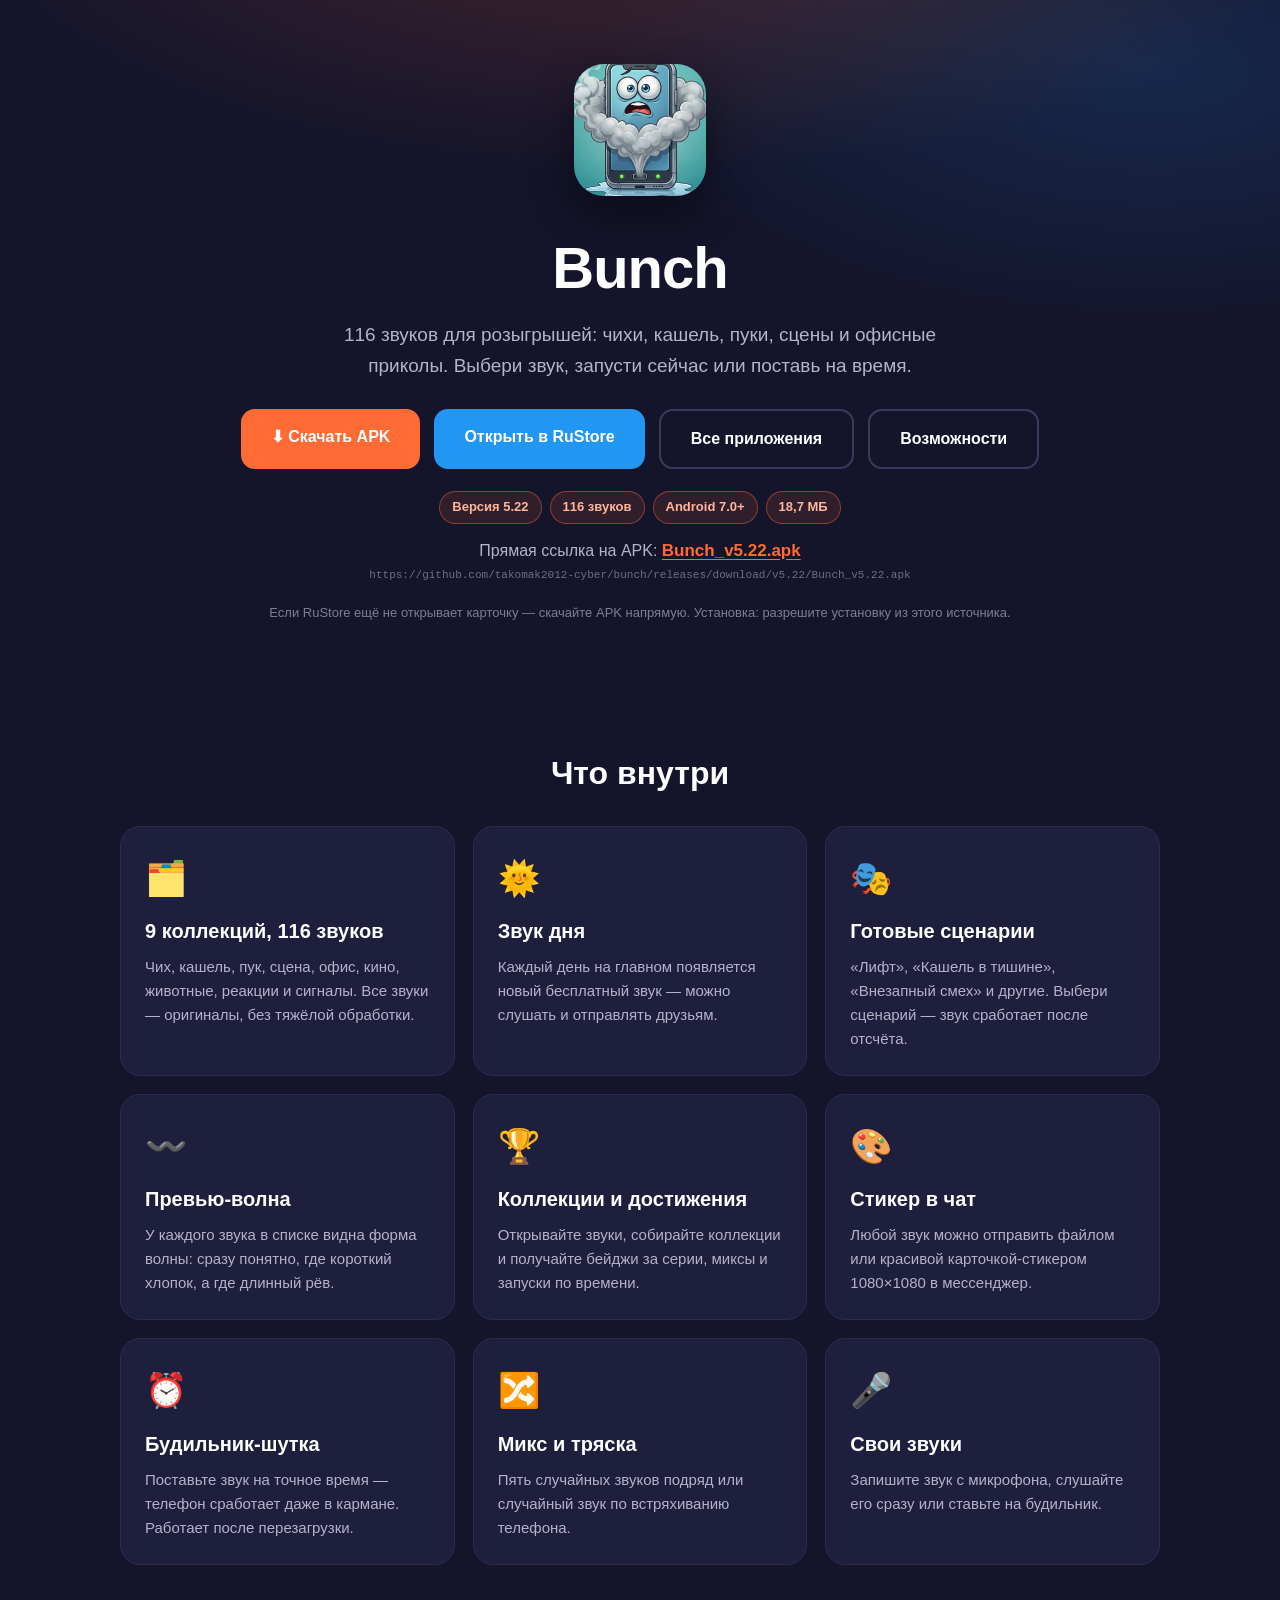
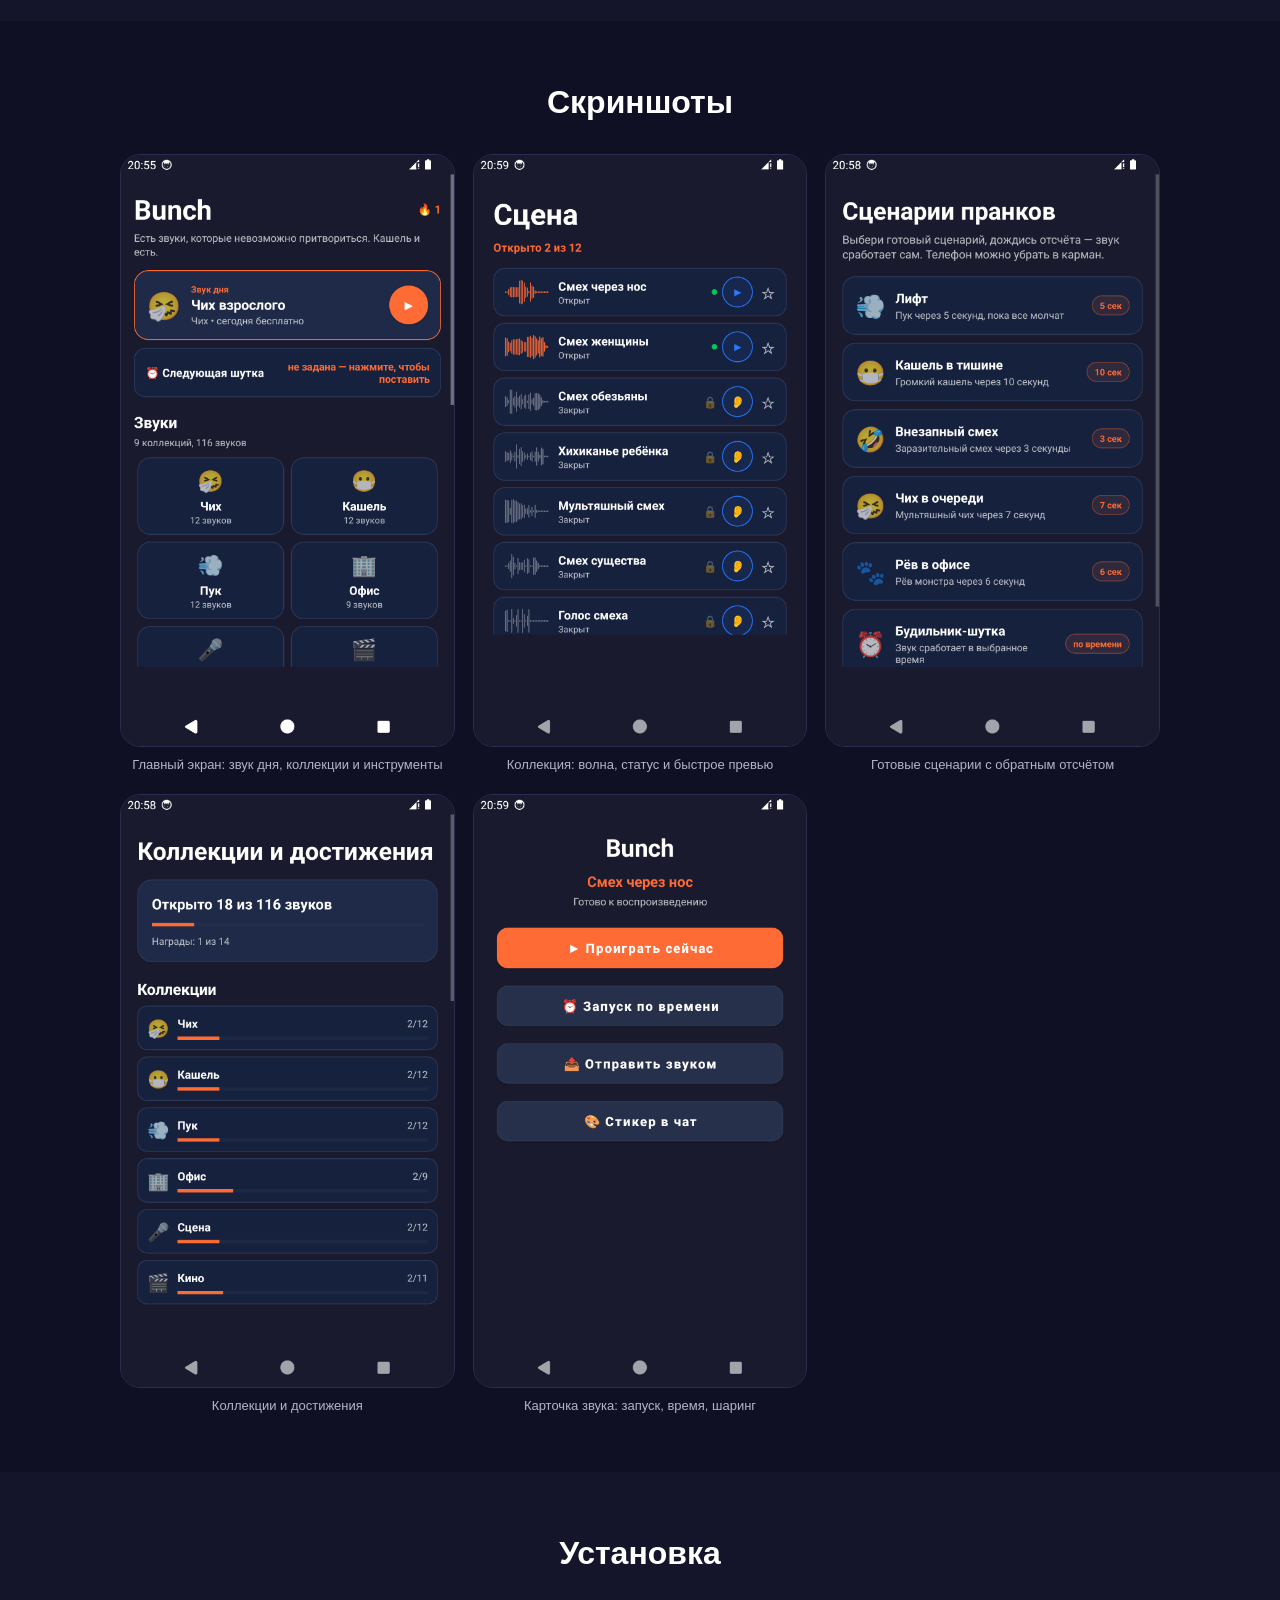
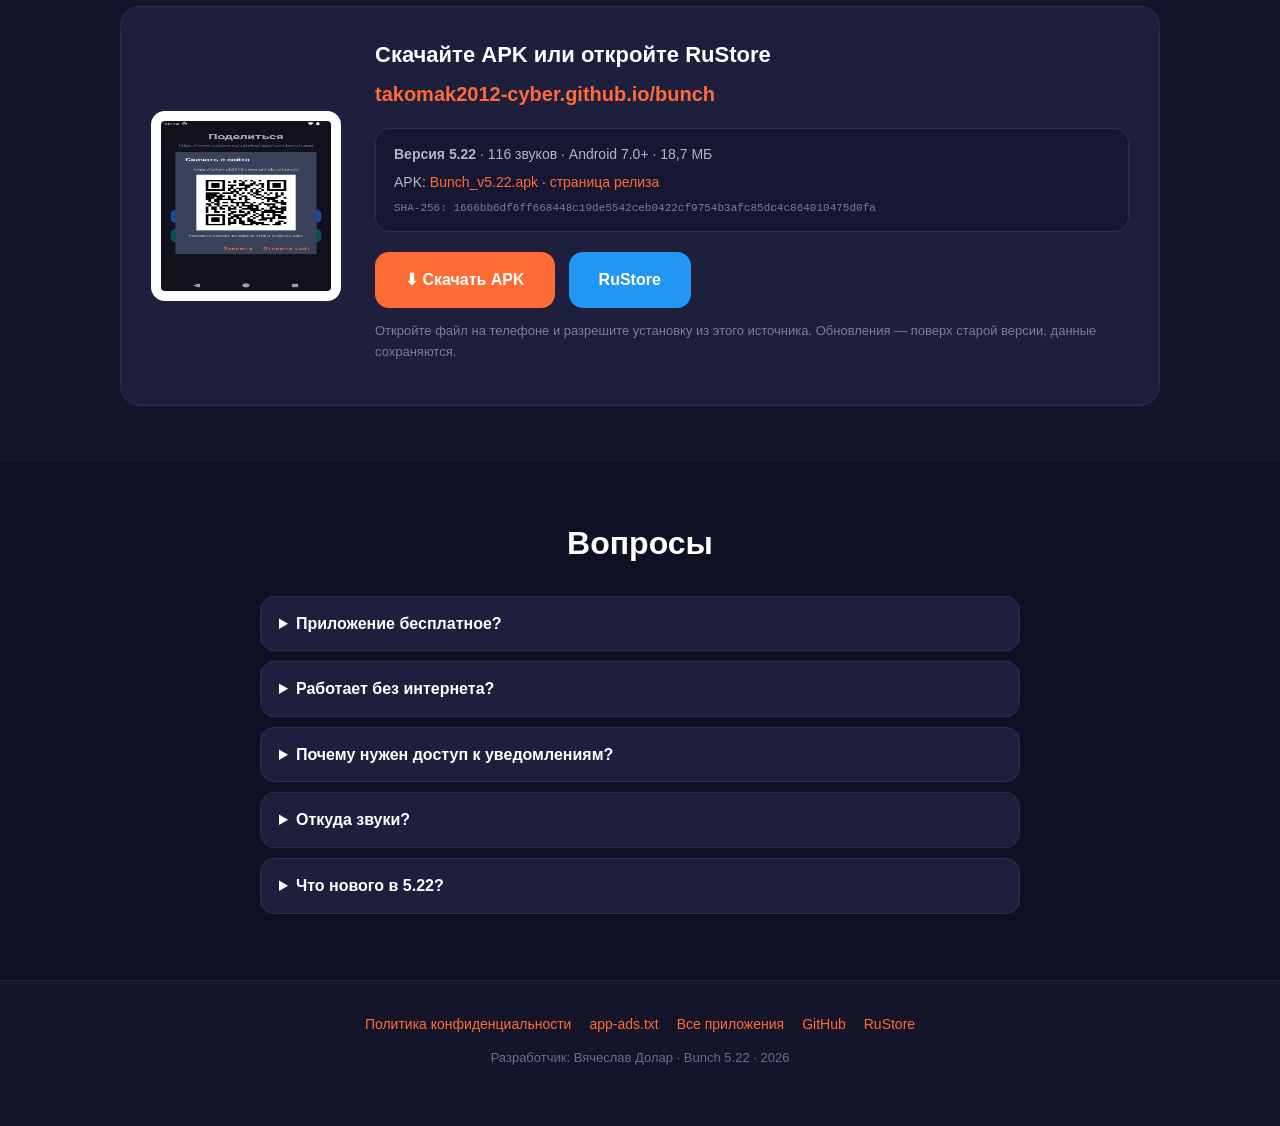
<file: index.html>
<!DOCTYPE html>
<html lang="ru">
<head>
<meta charset="utf-8">
<meta name="viewport" content="width=device-width, initial-scale=1">
<title>Bunch — 116 звуков для розыгрышей</title>
<meta name="description" content="Bunch — 116 звуков для розыгрышей: чихи, кашель, пуки, сцены и офисные приколы. Готовые сценарии пранка, звук дня, будильник-шутка, коллекции и достижения.">
<link rel="icon" href="images/icon.png">
<link rel="stylesheet" href="style.css">
<meta property="og:title" content="Bunch — 116 звуков для розыгрышей">
<meta property="og:description" content="116 звуков, готовые сценарии пранка, звук дня и будильник-шутка. Скачать бесплатно.">
<meta property="og:image" content="images/icon.png">
</head>
<body>

<header class="hero">
  <div class="wrap">
    <img class="hero-icon" src="images/icon.png" alt="Иконка Bunch">
    <h1>Bunch</h1>
    <p class="tagline">116 звуков для розыгрышей: чихи, кашель, пуки, сцены и офисные приколы. Выбери звук, запусти сейчас или поставь на время.</p>

    <div class="cta">
      <a class="btn btn-primary" href="https://github.com/takomak2012-cyber/bunch/releases/download/v5.22/Bunch_v5.22.apk">⬇ Скачать APK</a>
      <a class="btn btn-store" href="https://www.rustore.ru/catalog/app/com.bunch.app">Открыть в RuStore</a>
      <a class="btn btn-ghost" href="https://takomak2012-cyber.github.io">Все приложения</a>
      <a class="btn btn-ghost" href="#features">Возможности</a>
    </div>

    <p class="hero-badges">
      <span class="badge">Версия 5.22</span>
      <span class="badge">116 звуков</span>
      <span class="badge">Android 7.0+</span>
      <span class="badge">18,7 МБ</span>
    </p>

    <p class="direct-link">Прямая ссылка на APK:
      <a href="https://github.com/takomak2012-cyber/bunch/releases/download/v5.22/Bunch_v5.22.apk">Bunch_v5.22.apk</a>
    </p>
    <p class="direct-url">https://github.com/takomak2012-cyber/bunch/releases/download/v5.22/Bunch_v5.22.apk</p>
    <p class="direct-hint">Если RuStore ещё не открывает карточку — скачайте APK напрямую. Установка: разрешите установку из этого источника.</p>
  </div>
</header>

<section class="section" id="features">
  <div class="wrap">
    <h2>Что внутри</h2>
    <div class="grid">
      <div class="card">
        <div class="card-emoji">🗂️</div>
        <h3>9 коллекций, 116 звуков</h3>
        <p>Чих, кашель, пук, сцена, офис, кино, животные, реакции и сигналы. Все звуки — оригиналы, без тяжёлой обработки.</p>
      </div>
      <div class="card">
        <div class="card-emoji">🌞</div>
        <h3>Звук дня</h3>
        <p>Каждый день на главном появляется новый бесплатный звук — можно слушать и отправлять друзьям.</p>
      </div>
      <div class="card">
        <div class="card-emoji">🎭</div>
        <h3>Готовые сценарии</h3>
        <p>«Лифт», «Кашель в тишине», «Внезапный смех» и другие. Выбери сценарий — звук сработает после отсчёта.</p>
      </div>
      <div class="card">
        <div class="card-emoji">〰️</div>
        <h3>Превью-волна</h3>
        <p>У каждого звука в списке видна форма волны: сразу понятно, где короткий хлопок, а где длинный рёв.</p>
      </div>
      <div class="card">
        <div class="card-emoji">🏆</div>
        <h3>Коллекции и достижения</h3>
        <p>Открывайте звуки, собирайте коллекции и получайте бейджи за серии, миксы и запуски по времени.</p>
      </div>
      <div class="card">
        <div class="card-emoji">🎨</div>
        <h3>Стикер в чат</h3>
        <p>Любой звук можно отправить файлом или красивой карточкой-стикером 1080×1080 в мессенджер.</p>
      </div>
      <div class="card">
        <div class="card-emoji">⏰</div>
        <h3>Будильник-шутка</h3>
        <p>Поставьте звук на точное время — телефон сработает даже в кармане. Работает после перезагрузки.</p>
      </div>
      <div class="card">
        <div class="card-emoji">🔀</div>
        <h3>Микс и тряска</h3>
        <p>Пять случайных звуков подряд или случайный звук по встряхиванию телефона.</p>
      </div>
      <div class="card">
        <div class="card-emoji">🎤</div>
        <h3>Свои звуки</h3>
        <p>Запишите звук с микрофона, слушайте его сразу или ставьте на будильник.</p>
      </div>
    </div>
  </div>
</section>

<section class="section screenshots">
  <div class="wrap">
    <h2>Скриншоты</h2>
    <div class="shots">
      <figure>
        <img src="images/01_main.png" alt="Главный экран Bunch" loading="lazy">
        <figcaption>Главный экран: звук дня, коллекции и инструменты</figcaption>
      </figure>
      <figure>
        <img src="images/02_category.png" alt="Коллекция звуков" loading="lazy">
        <figcaption>Коллекция: волна, статус и быстрое превью</figcaption>
      </figure>
      <figure>
        <img src="images/03_scenarios.png" alt="Сценарии пранков" loading="lazy">
        <figcaption>Готовые сценарии с обратным отсчётом</figcaption>
      </figure>
      <figure>
        <img src="images/04_achievements.png" alt="Коллекции и достижения" loading="lazy">
        <figcaption>Коллекции и достижения</figcaption>
      </figure>
      <figure>
        <img src="images/05_action.png" alt="Карточка звука" loading="lazy">
        <figcaption>Карточка звука: запуск, время, шаринг</figcaption>
      </figure>
    </div>
  </div>
</section>

<section class="section" id="install">
  <div class="wrap">
    <h2>Установка</h2>
    <div class="install-box">
      <img class="qr" src="images/04_site_qr.png" alt="QR-код на страницу Bunch">
      <div class="install-col">
        <p class="install-title">Скачайте APK или откройте RuStore</p>
        <p class="install-url">takomak2012-cyber.github.io/bunch</p>

        <div class="version-box">
          <p><b>Версия 5.22</b> · 116 звуков · Android 7.0+ · 18,7 МБ</p>
          <p>APK: <a href="https://github.com/takomak2012-cyber/bunch/releases/download/v5.22/Bunch_v5.22.apk">Bunch_v5.22.apk</a> ·
             <a href="https://github.com/takomak2012-cyber/bunch/releases/tag/v5.22">страница релиза</a></p>
          <p class="hash">SHA-256: 1666bb6df6ff668448c19de5542ceb0422cf9754b3afc85dc4c864010475d0fa</p>
        </div>

        <div class="cta cta-left">
          <a class="btn btn-primary" href="https://github.com/takomak2012-cyber/bunch/releases/download/v5.22/Bunch_v5.22.apk">⬇ Скачать APK</a>
          <a class="btn btn-store" href="https://www.rustore.ru/catalog/app/com.bunch.app">RuStore</a>
        </div>
        <p class="direct-hint">Откройте файл на телефоне и разрешите установку из этого источника. Обновления — поверх старой версии, данные сохраняются.</p>
      </div>
    </div>
  </div>
</section>

<section class="section screenshots" id="faq">
  <div class="wrap">
    <h2>Вопросы</h2>
    <div class="faq">
      <details>
        <summary>Приложение бесплатное?</summary>
        <p>Да. Все коллекции доступны бесплатно, часть звуков открывается за просмотр рекламы. Реклама — только РСЯ Яндекса, без всплывающих окон поверх кнопок.</p>
      </details>
      <details>
        <summary>Работает без интернета?</summary>
        <p>Звуки, сценарии, будильник и достижения работают офлайн. Интернет нужен только для загрузки рекламы.</p>
      </details>
      <details>
        <summary>Почему нужен доступ к уведомлениям?</summary>
        <p>Чтобы показать напоминание о запланированном звуке. Разрешение спрашивается только после знакомства с приложением, ежедневное напоминание можно выключить в настройках.</p>
      </details>
      <details>
        <summary>Откуда звуки?</summary>
        <p>Оригиналы из Mixkit (Mixkit License) и Wikimedia Commons (Public Domain / CC0), плюс семь синтезированных сигналов. Файлы не пережимаются и не нормализуются.</p>
      </details>
      <details>
        <summary>Что нового в 5.22?</summary>
        <p>Обновлён Yandex Mobile Ads SDK до 8.7.0: реклама стала стабильнее, баннер и межстраничная загружаются быстрее. Плюс всё из 5.21 — баннер больше не исчезает при переходах между экранами.</p>
      </details>
    </div>
  </div>
</section>

<footer>
  <div class="wrap">
    <div class="footer-links">
      <a href="privacy.html">Политика конфиденциальности</a>
      <a href="app-ads.txt">app-ads.txt</a>
      <a href="https://takomak2012-cyber.github.io">Все приложения</a>
      <a href="https://github.com/takomak2012-cyber/bunch">GitHub</a>
      <a href="https://www.rustore.ru/catalog/app/com.bunch.app">RuStore</a>
    </div>
    <p class="dev">Разработчик: Вячеслав Долар · Bunch 5.22 · 2026</p>
  </div>
</footer>

</body>
</html>
</file>
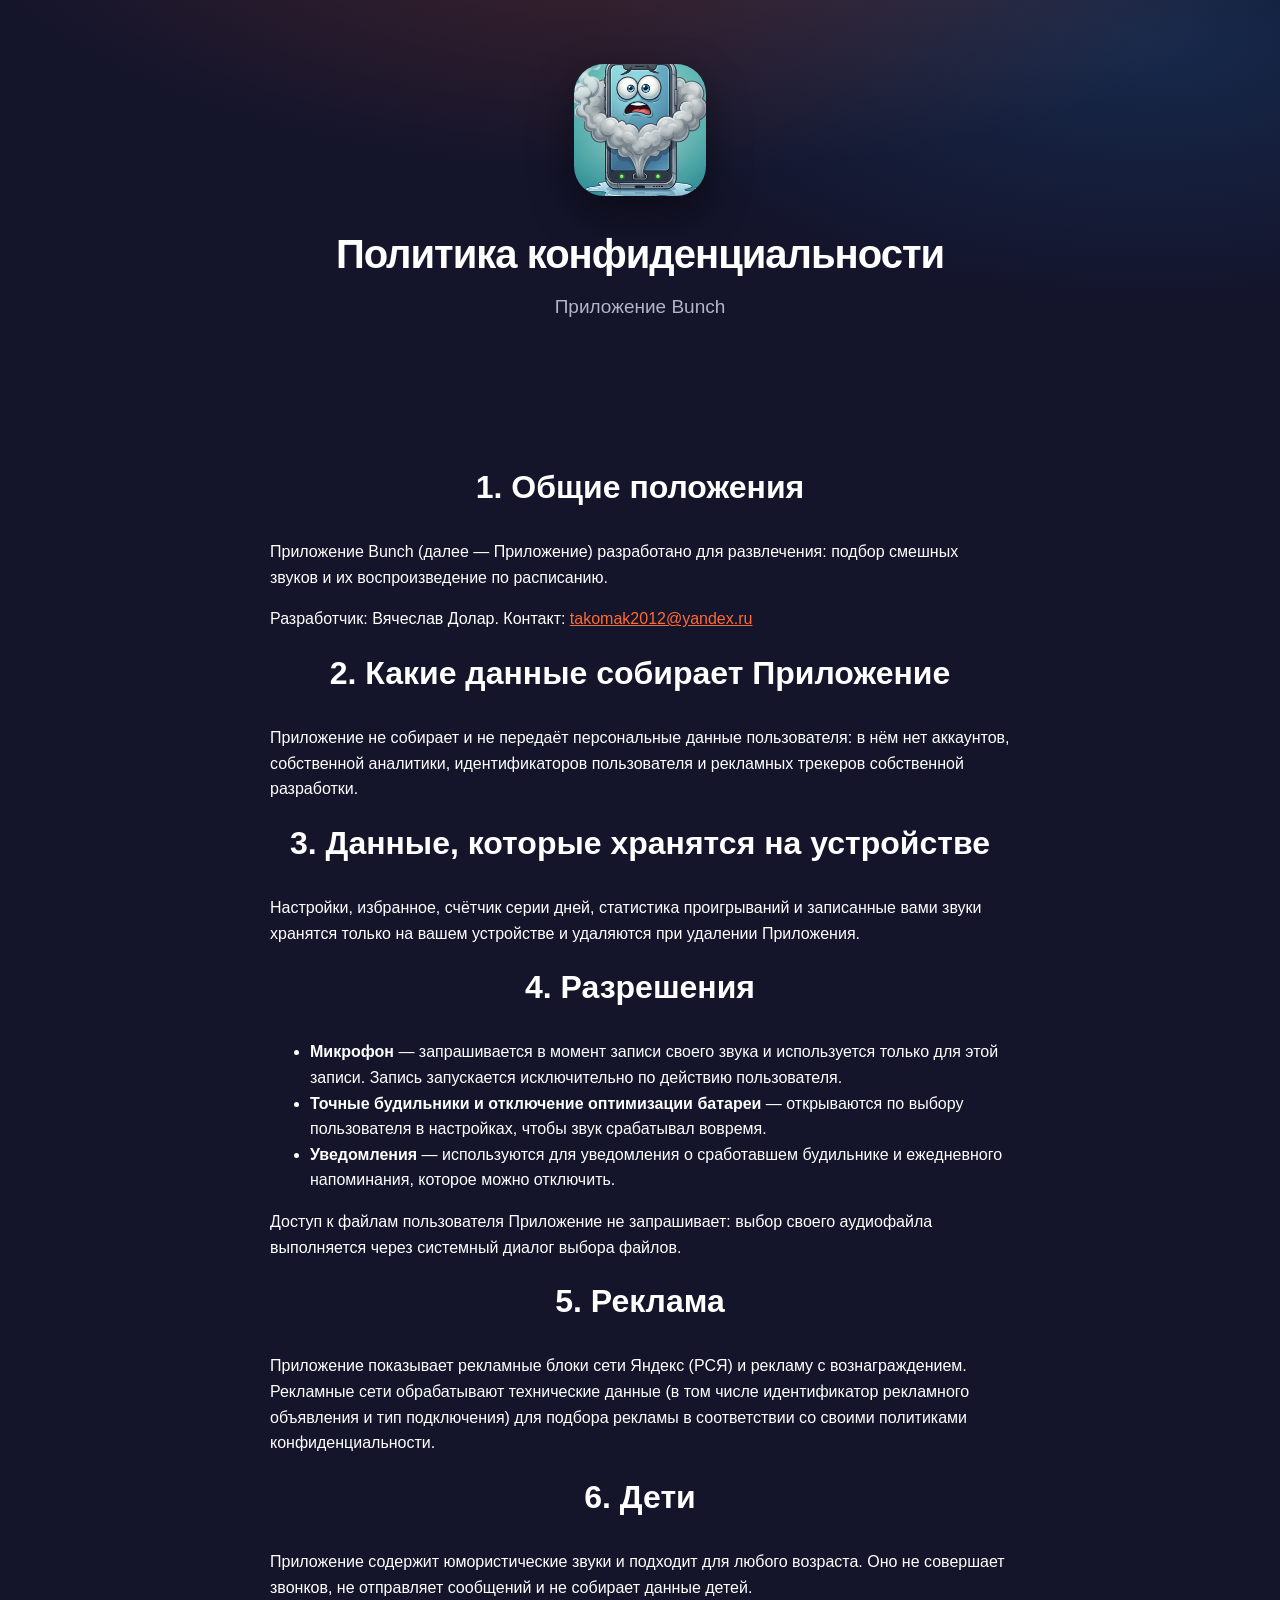
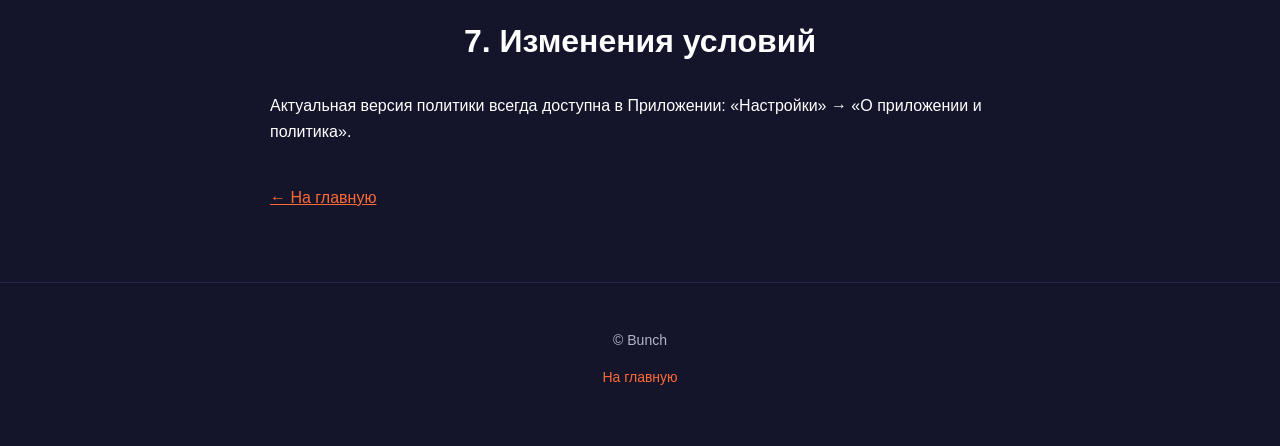
<file: privacy.html>
<!DOCTYPE html>
<html lang="ru">
<head>
<meta charset="utf-8">
<meta name="viewport" content="width=device-width, initial-scale=1">
<title>Политика конфиденциальности — Bunch</title>
<link rel="icon" href="images/icon.png">
<link rel="stylesheet" href="style.css">
</head>
<body>

<header class="hero">
  <div class="wrap">
    <img class="hero-icon" src="images/icon.png" alt="Иконка Bunch">
    <h1 style="font-size:40px">Политика конфиденциальности</h1>
    <p class="tagline">Приложение Bunch</p>
  </div>
</header>

<section class="section">
  <div class="wrap" style="max-width:780px">
    <h2>1. Общие положения</h2>
    <p>Приложение Bunch (далее — Приложение) разработано для развлечения: подбор смешных звуков и их воспроизведение по расписанию.</p>
    <p>Разработчик: Вячеслав Долар. Контакт: <a href="mailto:takomak2012@yandex.ru" style="color:#ff6b35">takomak2012@yandex.ru</a></p>

    <h2>2. Какие данные собирает Приложение</h2>
    <p>Приложение не собирает и не передаёт персональные данные пользователя: в нём нет аккаунтов, собственной аналитики, идентификаторов пользователя и рекламных трекеров собственной разработки.</p>

    <h2>3. Данные, которые хранятся на устройстве</h2>
    <p>Настройки, избранное, счётчик серии дней, статистика проигрываний и записанные вами звуки хранятся только на вашем устройстве и удаляются при удалении Приложения.</p>

    <h2>4. Разрешения</h2>
    <ul>
      <li><b>Микрофон</b> — запрашивается в момент записи своего звука и используется только для этой записи. Запись запускается исключительно по действию пользователя.</li>
      <li><b>Точные будильники и отключение оптимизации батареи</b> — открываются по выбору пользователя в настройках, чтобы звук срабатывал вовремя.</li>
      <li><b>Уведомления</b> — используются для уведомления о сработавшем будильнике и ежедневного напоминания, которое можно отключить.</li>
    </ul>
    <p>Доступ к файлам пользователя Приложение не запрашивает: выбор своего аудиофайла выполняется через системный диалог выбора файлов.</p>

    <h2>5. Реклама</h2>
    <p>Приложение показывает рекламные блоки сети Яндекс (РСЯ) и рекламу с вознаграждением. Рекламные сети обрабатывают технические данные (в том числе идентификатор рекламного объявления и тип подключения) для подбора рекламы в соответствии со своими политиками конфиденциальности.</p>

    <h2>6. Дети</h2>
    <p>Приложение содержит юмористические звуки и подходит для любого возраста. Оно не совершает звонков, не отправляет сообщений и не собирает данные детей.</p>

    <h2>7. Изменения условий</h2>
    <p>Актуальная версия политики всегда доступна в Приложении: «Настройки» → «О приложении и политика».</p>

    <p style="margin-top:40px"><a href="index.html" style="color:#ff6b35">← На главную</a></p>
  </div>
</section>

<footer>
  <div class="wrap">
    <p>© Bunch</p>
    <p class="footer-links"><a href="index.html">На главную</a></p>
  </div>
</footer>

</body>
</html>
</file>
<file: style.css>
:root {
  --bg: #14142b;
  --bg-card: #1e1e3d;
  --accent: #ff6b35;
  --accent-blue: #2196f3;
  --teal: #009688;
  --text: #ffffff;
  --text-dim: #b3b3c9;
  --radius: 20px;
}

* { box-sizing: border-box; }

html { scroll-behavior: smooth; }

body {
  margin: 0;
  background: var(--bg);
  color: var(--text);
  font-family: -apple-system, BlinkMacSystemFont, "Segoe UI", Roboto, "Helvetica Neue", Arial, sans-serif;
  line-height: 1.6;
}

.wrap { max-width: 1080px; margin: 0 auto; padding: 0 20px; }

.hero {
  padding: 64px 0 56px;
  text-align: center;
  background:
    radial-gradient(1000px 420px at 50% -120px, rgba(255, 107, 53, .22), transparent 70%),
    radial-gradient(800px 380px at 90% 10%, rgba(33, 150, 243, .16), transparent 70%);
}

.hero-icon {
  width: 132px;
  height: 132px;
  border-radius: 30px;
  box-shadow: 0 18px 44px rgba(0, 0, 0, .45);
}

h1 {
  font-size: 58px;
  margin: 18px 0 6px;
  letter-spacing: -1px;
}

.tagline {
  color: var(--text-dim);
  font-size: 19px;
  max-width: 640px;
  margin: 0 auto 28px;
}

.cta { display: flex; gap: 14px; justify-content: center; flex-wrap: wrap; }

.btn {
  display: inline-block;
  padding: 15px 30px;
  border-radius: 14px;
  font-weight: 700;
  text-decoration: none;
  font-size: 16px;
  transition: transform .12s ease, filter .12s ease;
}

.btn:hover { transform: translateY(-2px); filter: brightness(1.06); }

.btn-primary { background: var(--accent); color: #fff; }
.btn-ghost { background: transparent; color: var(--text); border: 2px solid #3a3a5e; }
.btn-store { background: #2196f3; color: #fff; }

.hero-badges {
  display: flex;
  gap: 8px;
  justify-content: center;
  flex-wrap: wrap;
  margin: 22px 0 10px;
}

.badge {
  display: inline-block;
  padding: 5px 12px;
  border-radius: 999px;
  background: rgba(255, 107, 53, .12);
  border: 1px solid rgba(255, 107, 53, .45);
  color: #ffb59a;
  font-size: 13px;
  font-weight: 600;
}

.cta-left { justify-content: flex-start; margin: 16px 0 12px; }

.shots figure { margin: 0; }
.shots figcaption {
  color: var(--text-dim);
  font-size: 13px;
  text-align: center;
  margin-top: 8px;
}

.install-col { flex: 1; min-width: 280px; }

.direct-link {
  color: var(--text-dim);
  font-size: 16px;
  margin: 14px 0 0;
  line-height: 1.5;
}

.direct-link a {
  color: var(--accent);
  font-weight: 700;
  font-size: 17px;
  text-decoration: underline;
  text-underline-offset: 3px;
}

.direct-link a:hover { color: #ff8a5c; }

.direct-hint { color: #7d7d9a; font-size: 13px; }

.direct-url {
  color: #6d6d8a;
  font-family: ui-monospace, SFMono-Regular, Menlo, Consolas, monospace;
  font-size: 11px;
  word-break: break-all;
  margin: 4px 0 18px;
}

.note { color: #7d7d9a; font-size: 14px; margin-top: 22px; }

.section { padding: 56px 0; }
.section h2 { font-size: 32px; margin: 0 0 26px; text-align: center; }
.screenshots { background: #101024; }

.grid {
  display: grid;
  grid-template-columns: repeat(auto-fit, minmax(300px, 1fr));
  gap: 18px;
}

.card {
  background: var(--bg-card);
  border: 1px solid #2c2c50;
  border-radius: var(--radius);
  padding: 24px;
}

.card-emoji { font-size: 34px; }
.card h3 { margin: 10px 0 8px; font-size: 20px; }
.card p { margin: 0; color: var(--text-dim); font-size: 15px; }

.shots {
  display: grid;
  grid-template-columns: repeat(auto-fit, minmax(250px, 1fr));
  gap: 18px;
}

.shots img {
  width: 100%;
  border-radius: var(--radius);
  border: 1px solid #2c2c50;
  display: block;
}

.install-box {
  display: flex;
  gap: 34px;
  align-items: center;
  flex-wrap: wrap;
  justify-content: center;
  background: var(--bg-card);
  border: 1px solid #2c2c50;
  border-radius: var(--radius);
  padding: 30px;
}

.qr { width: 190px; height: 190px; background: #fff; border-radius: 14px; padding: 10px; }
.install-title { font-size: 22px; font-weight: 700; margin: 0 0 6px; }
.install-url { color: var(--accent); font-weight: 700; font-size: 20px; margin: 0 0 18px; }

.version-box {
  background: #171733;
  border: 1px solid #2c2c50;
  border-radius: 14px;
  padding: 14px 18px;
  margin: 0 0 20px;
  font-size: 14px;
  color: var(--text-dim);
}
.version-box p { margin: 0 0 6px; }
.version-box p:last-child { margin-bottom: 0; }
.version-box a { color: var(--accent); text-decoration: none; }
.version-box .hash {
  font-family: ui-monospace, SFMono-Regular, Menlo, Consolas, monospace;
  font-size: 11px;
  color: #7d7d9a;
  word-break: break-all;
}

.faq { max-width: 760px; margin: 0 auto; }
.faq details {
  background: var(--bg-card);
  border: 1px solid #2c2c50;
  border-radius: 14px;
  padding: 14px 18px;
  margin-bottom: 10px;
}
.faq summary { cursor: pointer; font-weight: 600; }
.faq p { margin: 10px 0 2px; color: var(--text-dim); font-size: 15px; }

footer {
  border-top: 1px solid #26264a;
  padding: 32px 0 44px;
  text-align: center;
  color: var(--text-dim);
  font-size: 14px;
}

.footer-links { display: flex; gap: 18px; justify-content: center; flex-wrap: wrap; }
.footer-links a { color: var(--accent); text-decoration: none; }
.dev { color: #6d6d8a; font-size: 13px; }

@media (max-width: 600px) {
  h1 { font-size: 44px; }
  .tagline { font-size: 17px; }
  .install-box { flex-direction: column; text-align: center; }
}
</file>
